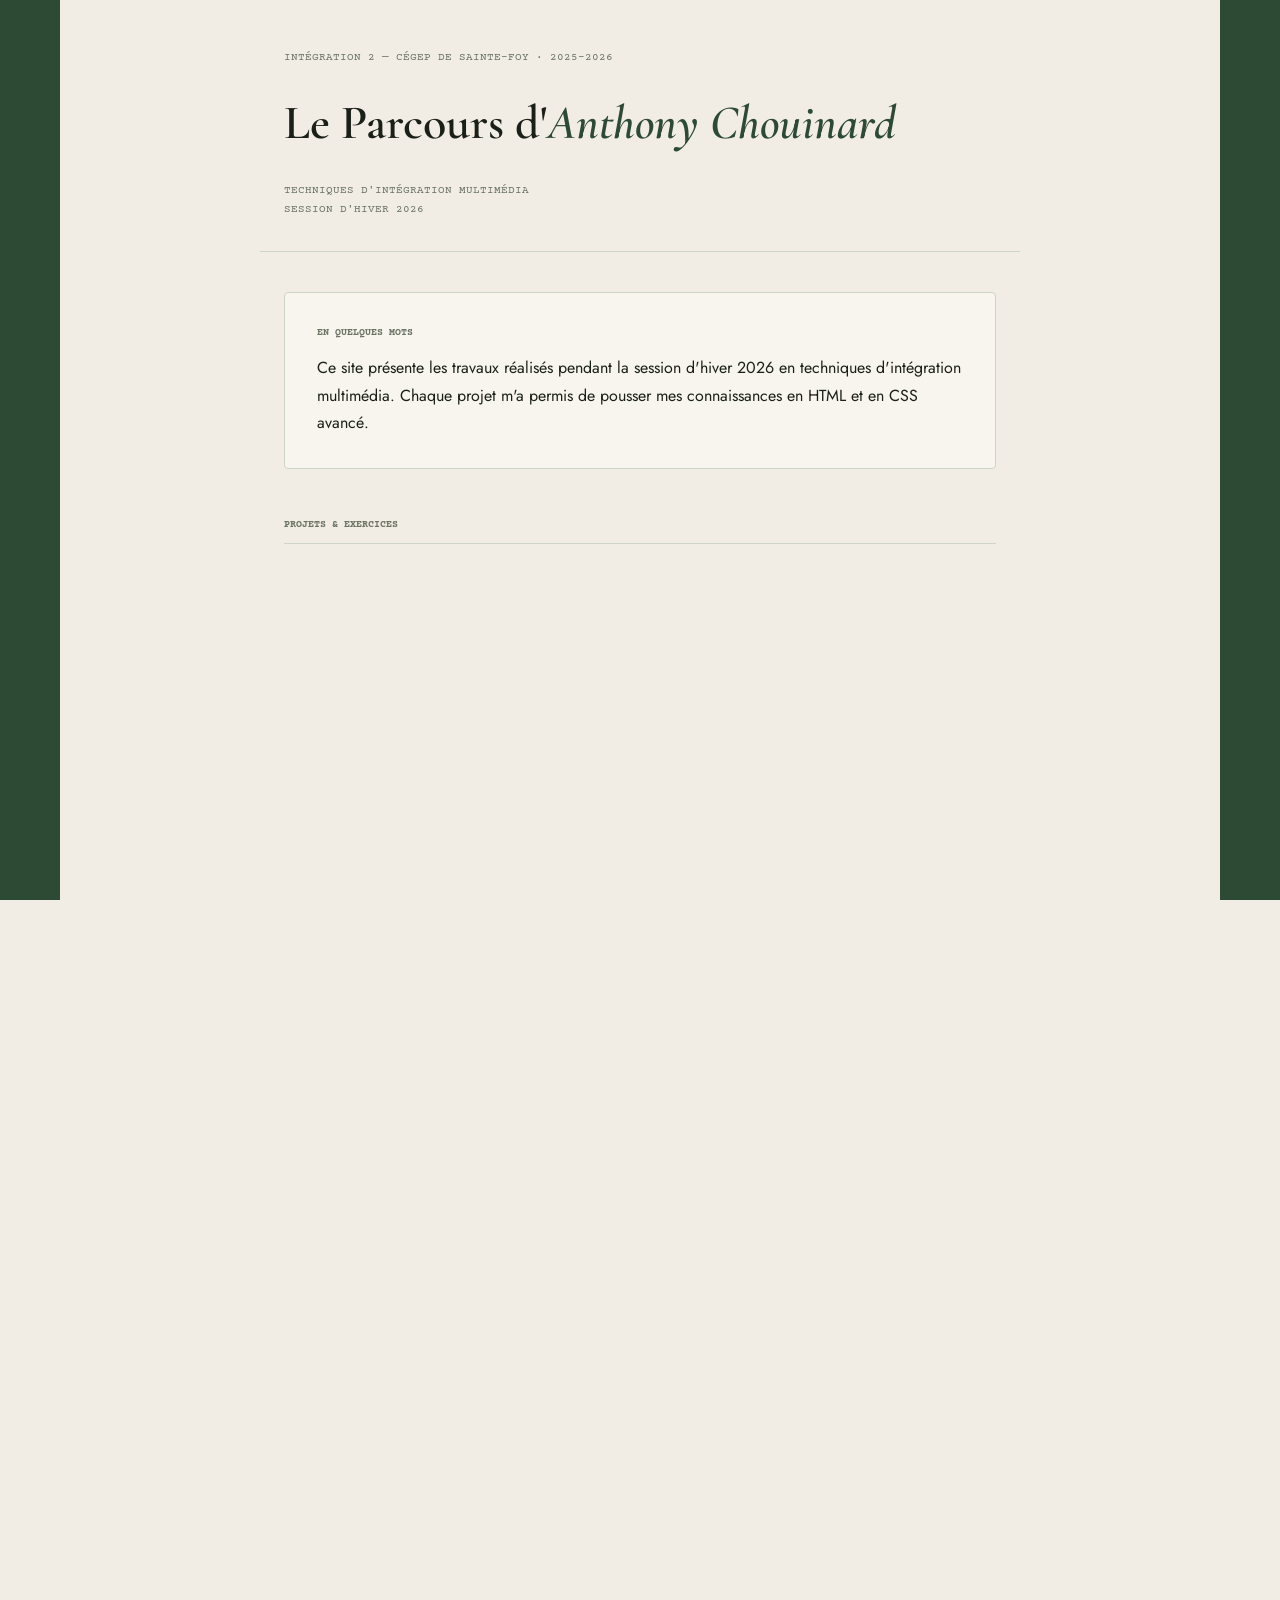
<file: index.html>
<!doctype html>
<html lang="fr">
  <head>
    <meta charset="UTF-8" />
    <meta name="viewport" content="width=device-width, initial-scale=1.0" />
    <link rel="stylesheet" href="style.css" />
    <title>Portfolio d'Anthony Chouinard</title>
  </head>
  <body class="body">

    <div class="bande-gauche"></div>
    <div class="bande-droite"></div>

    <header class="header">
      <p class="header__eyebrow">Intégration 2 — Cégep de Sainte-Foy · 2025-2026</p>
      <h1 class="header__h1">Le Parcours d'<span>Anthony Chouinard</span></h1>
      <p class="header__p">Techniques d'intégration multimédia</p>
      <p class="header__p">Session d'hiver 2026</p>
    </header>

    <main class="main">

      <!-- Présentation -->
      <section class="main__section" id="section__presentation">
        <h2 class="main__h2">En quelques mots</h2>
        <p class="main__p">
          Ce site présente les travaux réalisés pendant la session d'hiver 2026
          en techniques d'intégration multimédia. Chaque projet m'a permis
          de pousser mes connaissances en HTML et en CSS avancé.
        </p>
      </section>

      <!-- Projets -->
      <section class="main__section" id="section__projet">
        <h2 class="main__h2">Projets &amp; exercices</h2>

        <!-- TP 1 -->
        <section class="section__tp" id="section__tp1">
          <h3 class="main__h3">Semaine 2</h3>
          <h3 class="main__h3">TP</h3>
          <img class="main__img" src="tp1.png" alt="Capture du TP1" />
          <h2 class="h2">TP1 — Balisage HTML sémantique</h2>
          <h3 class="h3">Apprentissages en vrac :</h3>
          <ul class="liste__apprentissage">
            <li class="apprentissage__element">Header / Main / Footer</li>
            <li class="apprentissage__element">H1 – H6</li>
            <li class="apprentissage__element">Validation HTML</li>
            <li class="apprentissage__element">Sémantique</li>
          </ul>
          <p class="main__p">
            Première étape du TPI : structurer une page avec un HTML propre,
            accessible et conforme avant la mise en forme CSS.
          </p>
          <button class="main__button" href="#">+ Plus de détails</button>
        </section>

        <!-- TP 2 -->
        <section class="section__tp" id="section__tp2">
          <h3 class="main__h3">Semaine 5</h3>
          <h3 class="main__h3">TP</h3>
          <img class="main__img" src="tp2.png" alt="Capture du TP2" />
          <h2 class="h2">TP2 — Grille CSS</h2>
          <h3 class="h3">Apprentissages en vrac :</h3>
          <ul class="liste__apprentissage">
            <li class="apprentissage__element">CSS Grid</li>
          </ul>
          <p class="main__p">Créer une mise en page avec CSS Grid.</p>
          <button class="main__button" href="#">+ Plus de détails</button>
        </section>

        <!-- TP 3 -->
        <section class="section__tp" id="section__tp3">
          <h3 class="main__h3">Semaine 7</h3>
          <h3 class="main__h3">TP</h3>
          <img class="main__img" src="tp3.png" alt="Capture du TP3" />
          <h2 class="h2">TP3 — Formulaire accessible</h2>
          <h3 class="h3">Apprentissages en vrac :</h3>
          <ul class="liste__apprentissage">
            <li class="apprentissage__element">Formulaire</li>
            <li class="apprentissage__element">Accessibilité</li>
          </ul>
          <p class="main__p">Créer un formulaire accessible et conforme.</p>
          <button class="main__button" href="#">+ Plus de détails</button>
        </section>

        <!-- TP 4 -->
        <section class="section__tp" id="section__tp4">
          <h3 class="main__h3">Semaine 9</h3>
          <h3 class="main__h3">TP</h3>
          <img class="main__img" src="tp4.png" alt="Capture du TP4" />
          <h2 class="h2">TP4 — Kampadejo</h2>
          <h3 class="h3">Apprentissages en vrac :</h3>
          <ul class="liste__apprentissage">
            <li class="apprentissage__element">Accessibilité</li>
          </ul>
          <p class="main__p">Adapter l'accessibilité d'une page existante.</p>
          <button class="main__button" href="#">+ Plus de détails</button>
        </section>

      </section>
    </main>


  </body>
</html>
</file>
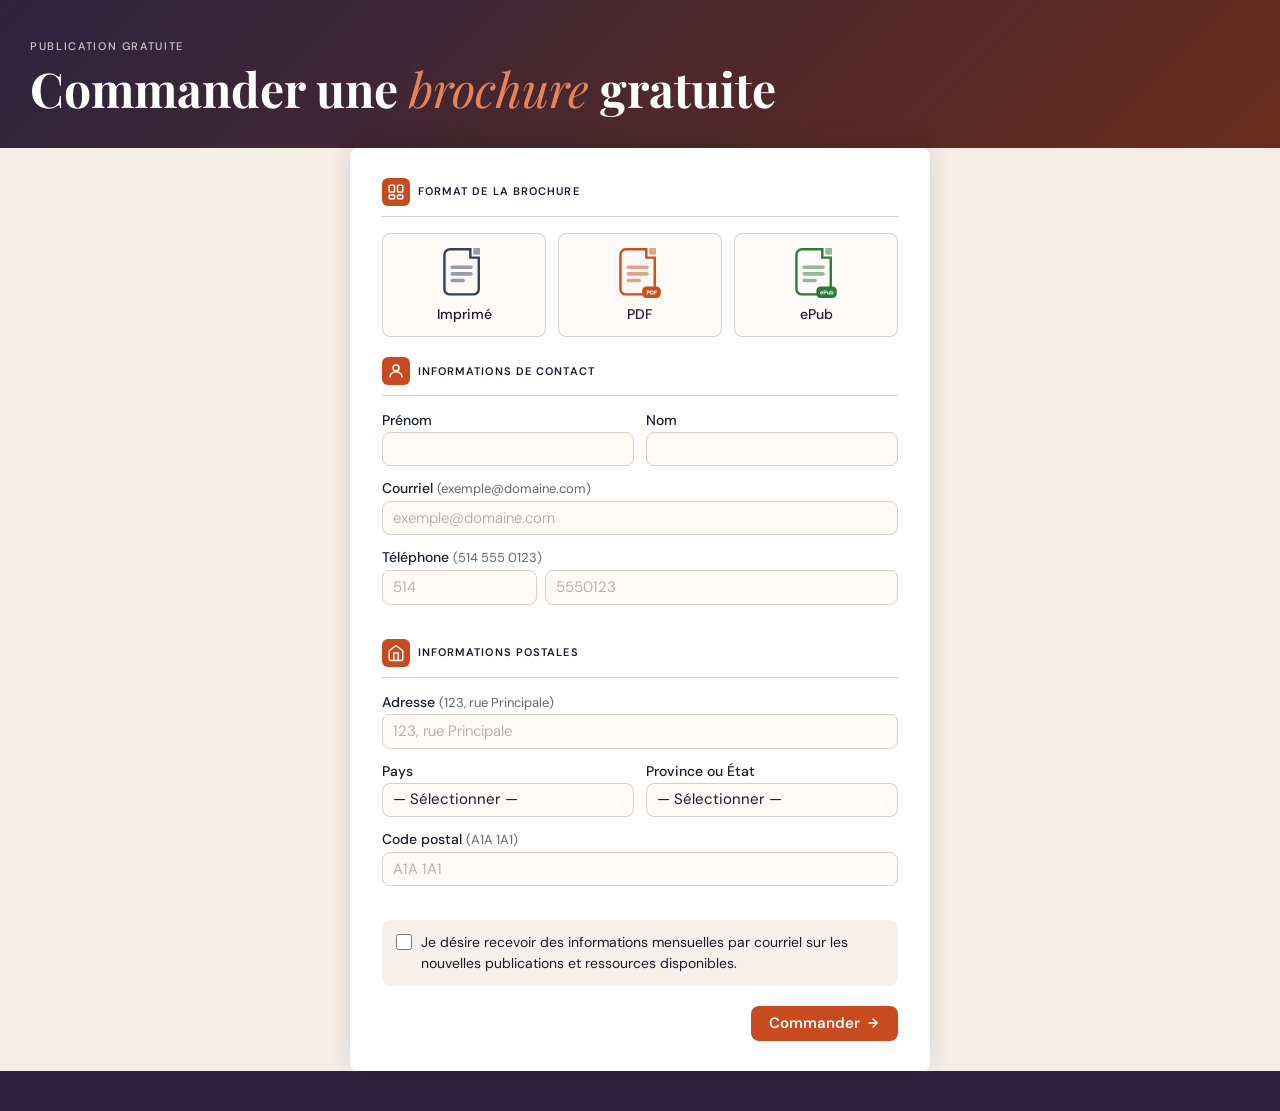
<file: tp3-final/index.html>
<!doctype html>
<html lang="fr-CA">
  <head>
    <meta charset="UTF-8" />
    <meta name="viewport" content="width=device-width, initial-scale=1.0" />
    <title>Commander une brochure gratuite — Alaïa</title>
    <link rel="stylesheet" href="css/style.css" />
  </head>
  <body>

    <div class="page-entete">
      <p class="surtitre">Publication gratuite</p>
      <h1>Commander une <em>brochure</em> gratuite</h1>
    </div>

    <main class="formulaire-conteneur">
      <form action="#" method="post">

        <!-- 1. Format de la brochure -->
        <fieldset class="groupe groupe--format">
          <legend class="groupe__legende">
            <img src="images/icon-format-brochure.svg" alt="" aria-hidden="true" class="groupe__icone" />
            <span>Format de la brochure</span>
          </legend>
          <hr class="groupe__separateur" />

          <ul class="format-liste" role="list">
            <li class="format-item">
              <input type="radio" name="format" id="imprime" value="imprime" required />
              <label for="imprime" class="format-label">
                <img src="images/icon-file-print.svg" alt="" aria-hidden="true" class="format-icone" />
                <span>Imprimé</span>
              </label>
            </li>
            <li class="format-item">
              <input type="radio" name="format" id="pdf" value="pdf" />
              <label for="pdf" class="format-label">
                <img src="images/icon-file-pdf.svg" alt="" aria-hidden="true" class="format-icone" />
                <span>PDF</span>
              </label>
            </li>
            <li class="format-item">
              <input type="radio" name="format" id="epub" value="epub" />
              <label for="epub" class="format-label">
                <img src="images/icon-file-epub.svg" alt="" aria-hidden="true" class="format-icone" />
                <span>ePub</span>
              </label>
            </li>
          </ul>
        </fieldset>

        <!-- 2. Informations de contact -->
        <fieldset class="groupe groupe--contact">
          <legend class="groupe__legende">
            <img src="images/icon-contact.svg" alt="" aria-hidden="true" class="groupe__icone" />
            <span>Informations de contact</span>
          </legend>
          <hr class="groupe__separateur" />

          <div class="champs-rangee">
            <div class="champ">
              <label for="prenom">Prénom</label>
              <input
                type="text"
                id="prenom"
                name="prenom"
                required
              />
            </div>
            <div class="champ">
              <label for="nom">Nom</label>
              <input
                type="text"
                id="nom"
                name="nom"
                required
              />
            </div>
          </div>

          <div class="champ">
            <label for="courriel">
              Courriel
              <span class="indicateur">(exemple@domaine.com)</span>
            </label>
            <input
              type="email"
              id="courriel"
              name="courriel"
              required
              placeholder="exemple@domaine.com"
            />
          </div>

          <div class="champ">
            <label>
              Téléphone
              <span class="indicateur">(514 555 0123)</span>
            </label>
            <div class="telephone-groupe">
              <div class="champ champ--inline">
                <label for="indicatif" class="visually-hidden">Code régional (3 chiffres)</label>
                <input
                  type="tel"
                  id="indicatif"
                  name="indicatif"
                  required
                  maxlength="3"
                  placeholder="514"
                  aria-label="Code régional (3 chiffres)"
                />
              </div>
              <div class="champ champ--inline">
                <label for="numero" class="visually-hidden">Numéro (7 chiffres)</label>
                <input
                  type="tel"
                  id="numero"
                  name="numero"
                  required
                  maxlength="7"
                  placeholder="5550123"
                  aria-label="Numéro de téléphone (7 chiffres)"
                />
              </div>
            </div>
          </div>
        </fieldset>

        <!-- 3. Informations postales -->
        <fieldset class="groupe groupe--postal">
          <legend class="groupe__legende">
            <img src="images/icon-postal.svg" alt="" aria-hidden="true" class="groupe__icone" />
            <span>Informations postales</span>
          </legend>
          <hr class="groupe__separateur" />

          <div class="champ">
            <label for="adresse">
              Adresse
              <span class="indicateur">(123, rue Principale)</span>
            </label>
            <input
              type="text"
              id="adresse"
              name="adresse"
              required
              autocomplete="street-address"
              placeholder="123, rue Principale"
            />
          </div>

          <div class="champs-rangee">
            <div class="champ">
              <label for="pays">Pays</label>
              <select id="pays" name="pays" required autocomplete="country">
                <option value="">— Sélectionner —</option>
                <option value="CA">Canada</option>
                <option value="US">États-Unis</option>
              </select>
            </div>

            <div class="champ">
              <label for="province">Province ou État</label>
              <select id="province" name="province" required autocomplete="address-level1">
                <option value="">— Sélectionner —</option>
                <optgroup label="Canada">
                  <option value="AB">Alberta</option>
                  <option value="BC">Colombie-Britannique</option>
                  <option value="MB">Manitoba</option>
                  <option value="NB">Nouveau-Brunswick</option>
                  <option value="NL">Terre-Neuve-et-Labrador</option>
                  <option value="NS">Nouvelle-Écosse</option>
                  <option value="NT">Territoires du Nord-Ouest</option>
                  <option value="NU">Nunavut</option>
                  <option value="ON">Ontario</option>
                  <option value="PE">Île-du-Prince-Édouard</option>
                  <option value="QC">Québec</option>
                  <option value="SK">Saskatchewan</option>
                  <option value="YT">Yukon</option>
                </optgroup>
                <optgroup label="États-Unis">
                  <option value="AL">Alabama</option>
                  <option value="AK">Alaska</option>
                  <option value="AZ">Arizona</option>
                  <option value="CA-US">California</option>
                  <option value="CO">Colorado</option>
                  <option value="FL">Florida</option>
                  <option value="NY">New York</option>
                  <option value="TX">Texas</option>
                  <option value="WA">Washington</option>
                </optgroup>
              </select>
            </div>
          </div>

          <div class="champ">
            <label for="codepostal">
              Code postal
              <span class="indicateur">(A1A 1A1)</span>
            </label>
            <input
              type="text"
              id="codepostal"
              name="codepostal"
              required
              autocomplete="postal-code"
              placeholder="A1A 1A1"
            />
          </div>
        </fieldset>

        <!-- Case à cocher infolettre -->
        <div class="groupe groupe--infolettre">
          <label class="infolettre-label" for="infolettre">
            <input
              type="checkbox"
              id="infolettre"
              name="infolettre"
              value="oui"
            />
            <span>Je désire recevoir des informations mensuelles par courriel sur les nouvelles publications et ressources disponibles.</span>
          </label>
        </div>

        <!-- Bouton de soumission -->
        <div class="soumission">
          <button type="submit" class="btn-commander">
            Commander
            <img src="images/icon-arrow.svg" alt="" aria-hidden="true" />
          </button>
        </div>

      </form>
    </main>

  </body>
</html>
</file>
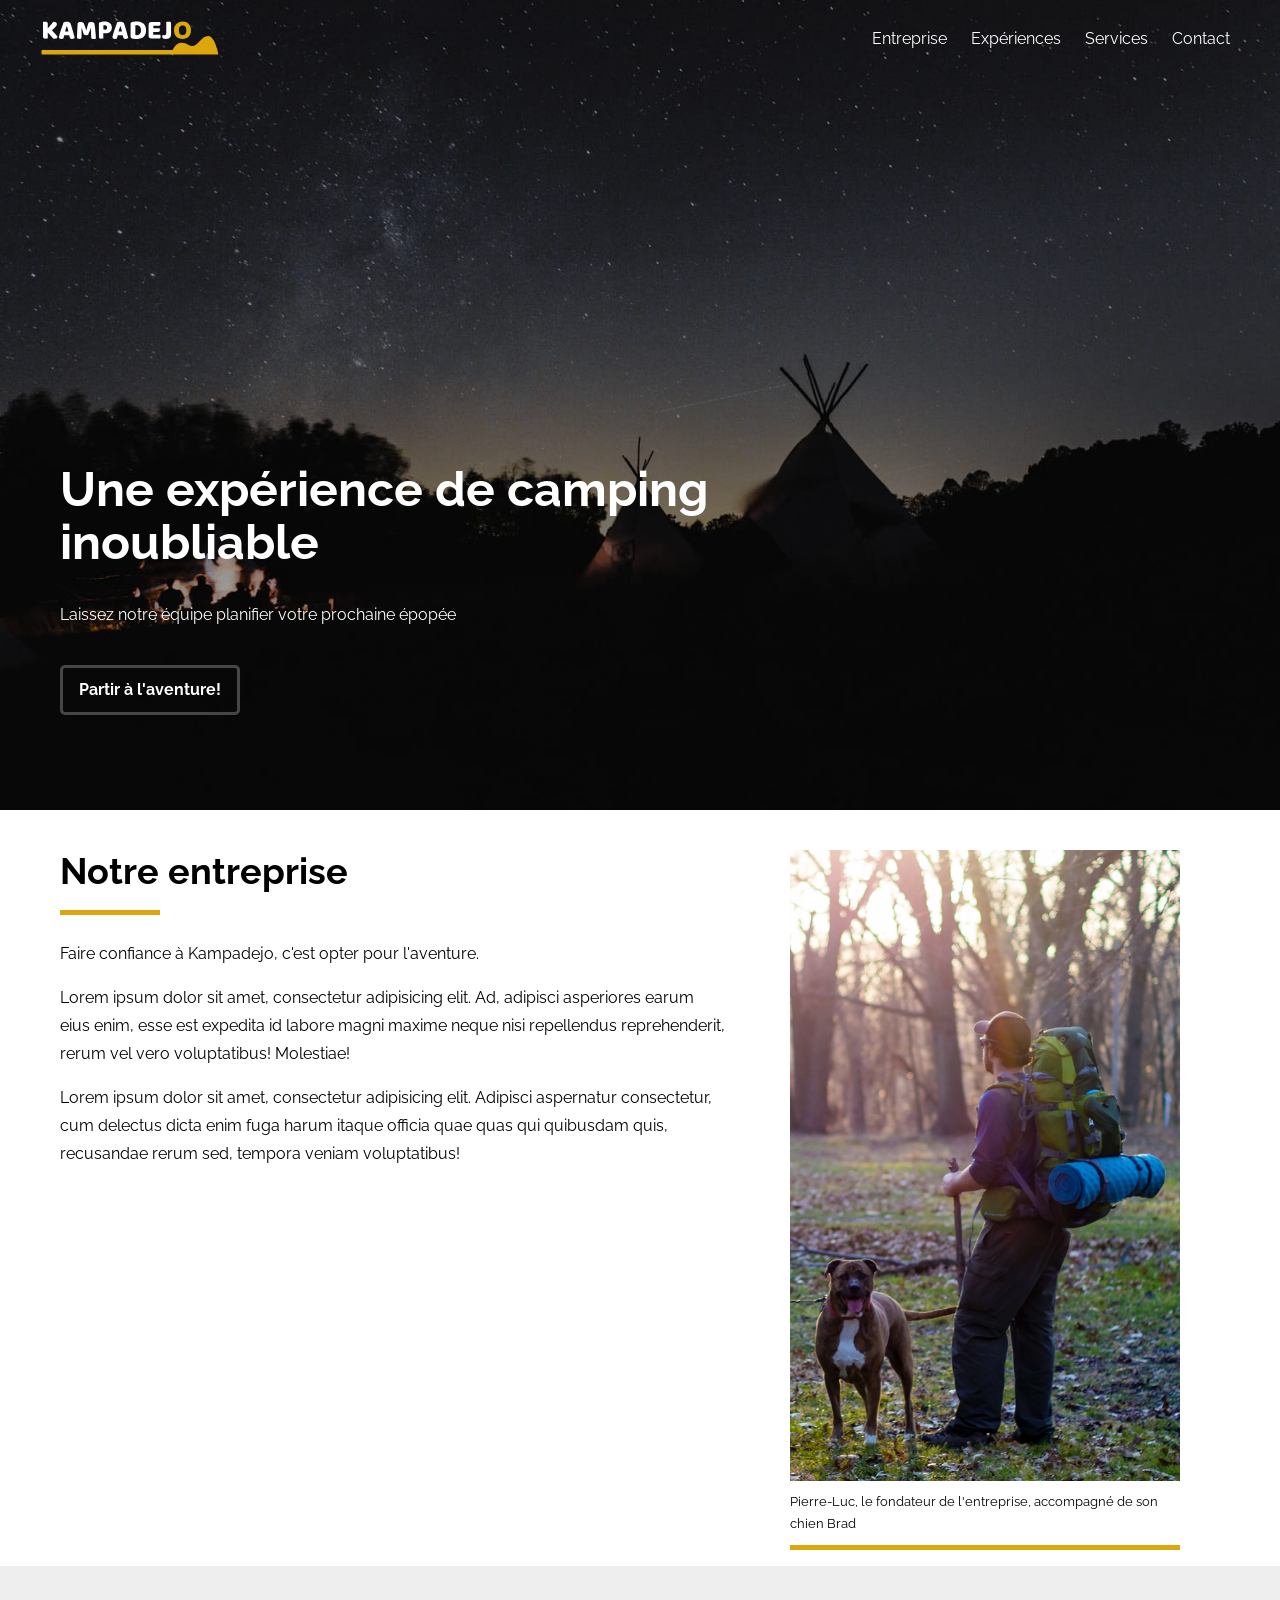
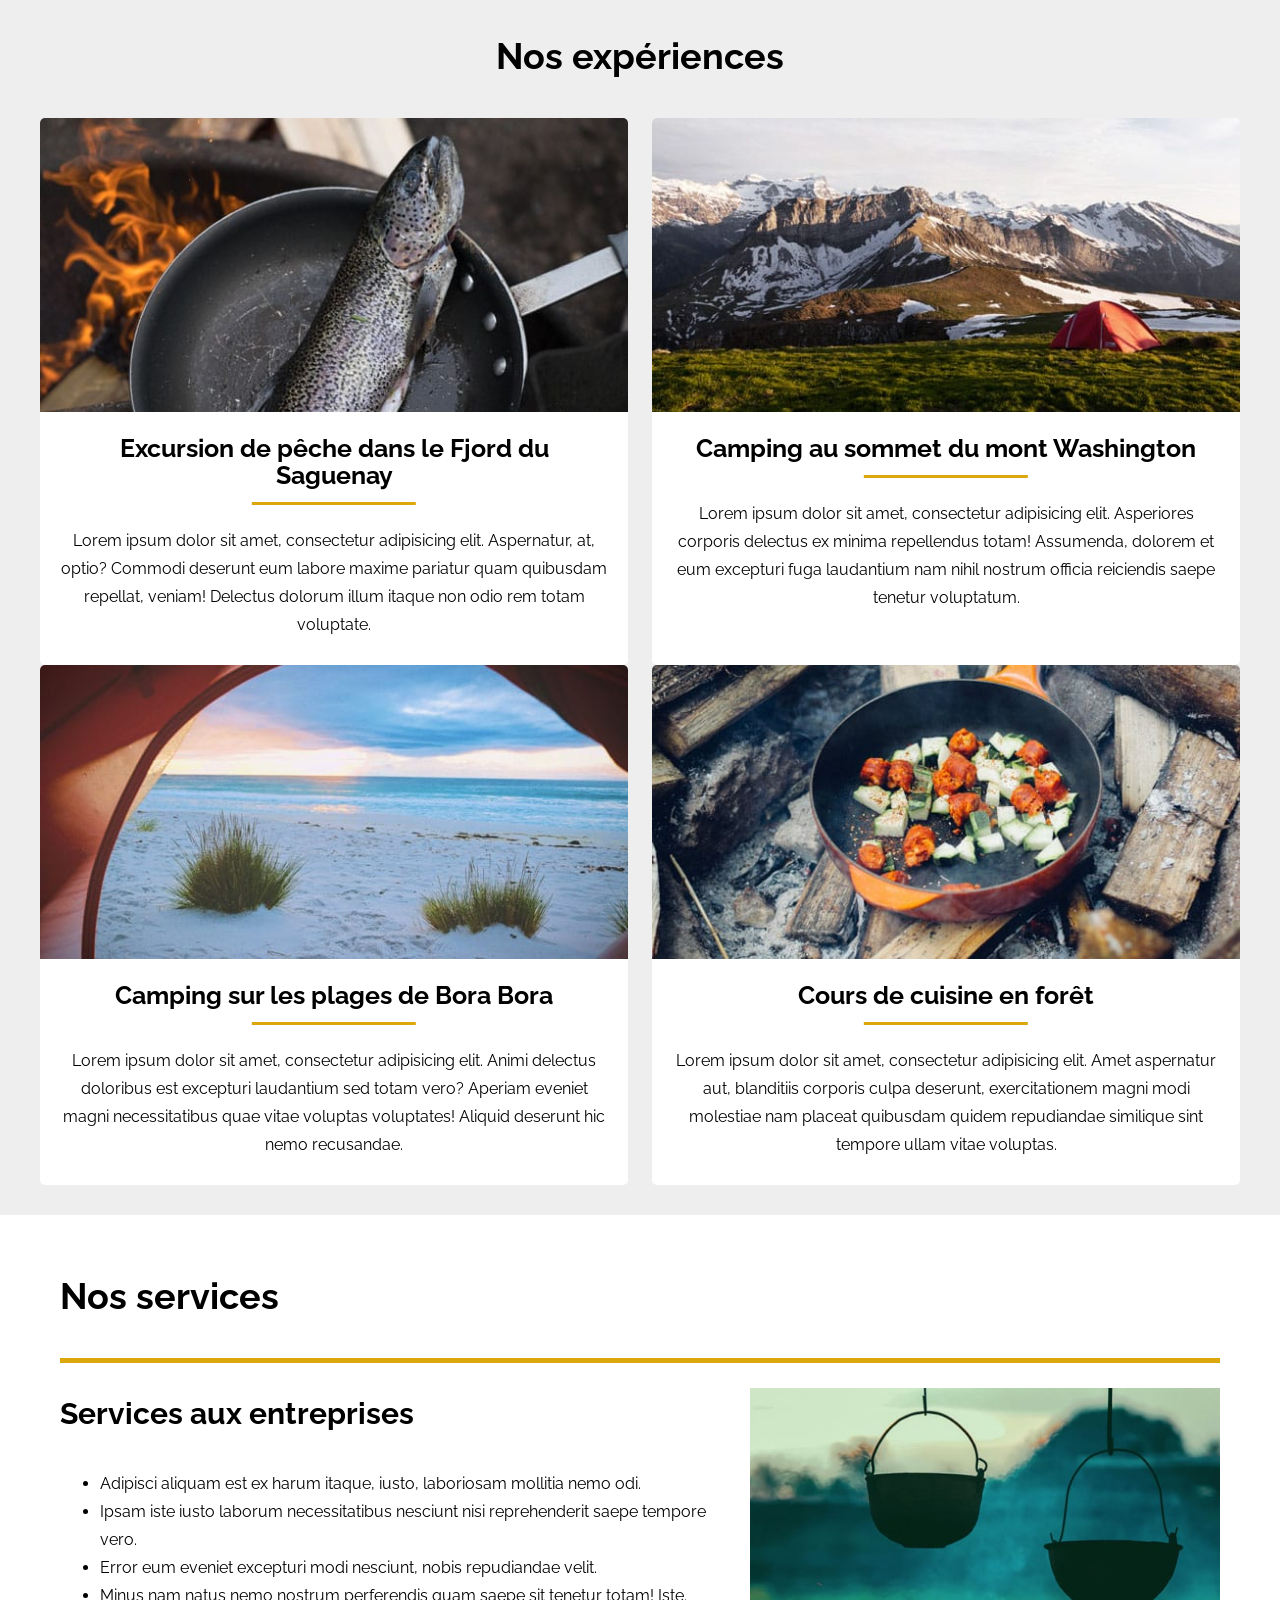
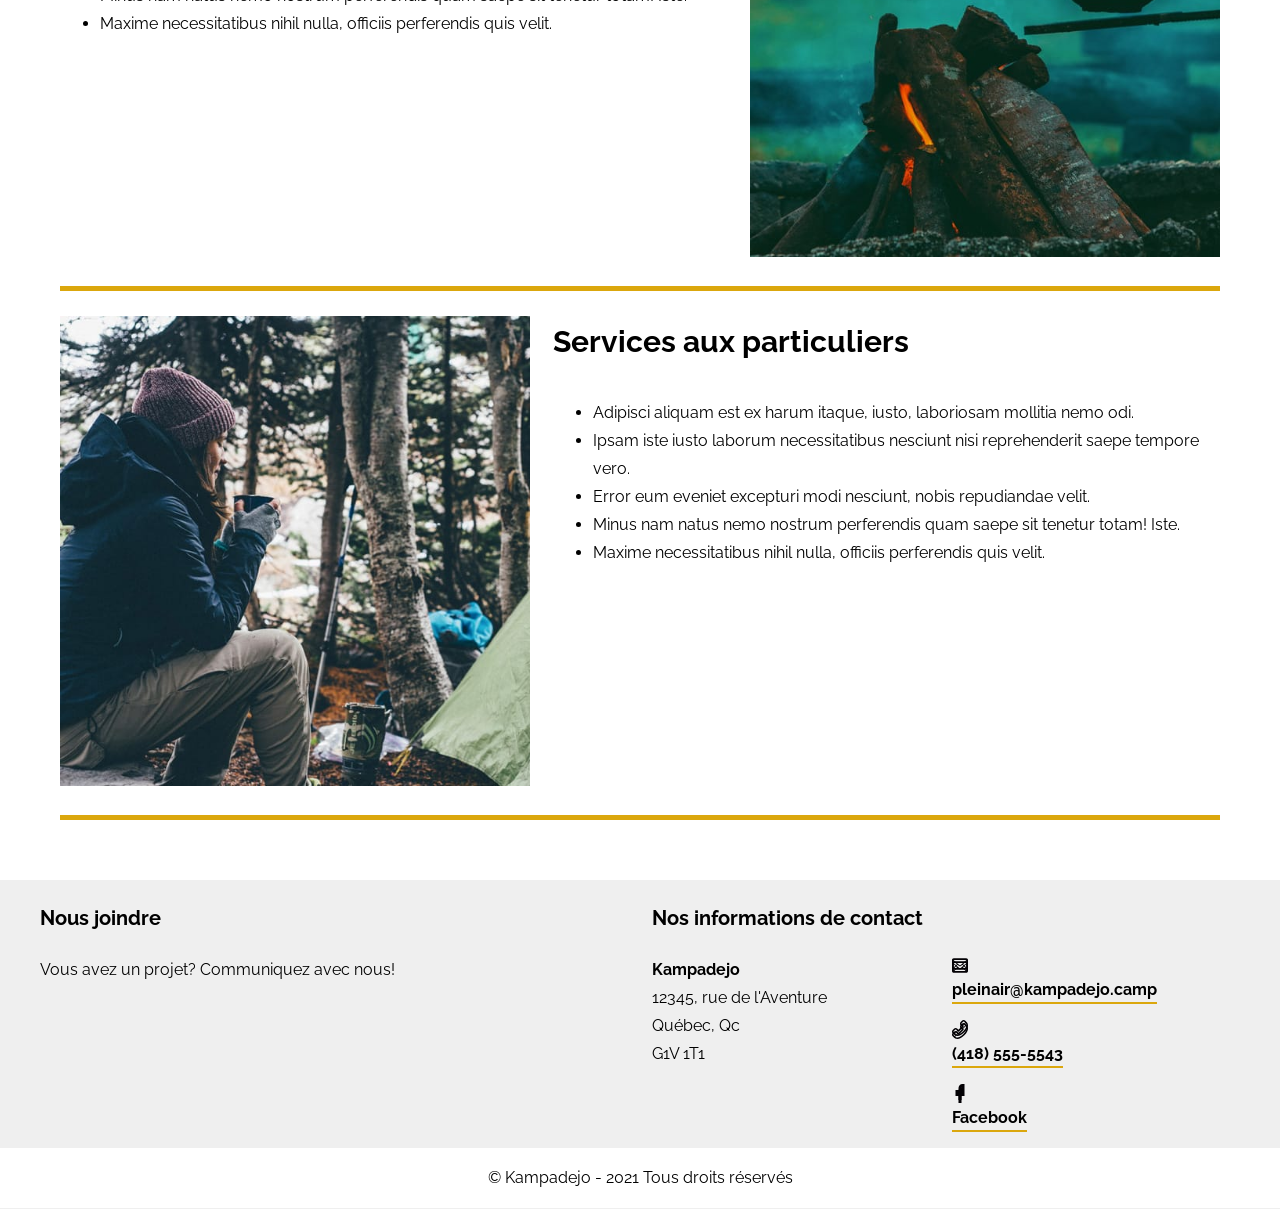
<file: tp4-final/index.html>
<!DOCTYPE html>
<html lang="fr">

<head>
    <meta charset="UTF-8">
    <meta name="viewport" content="width=device-width, initial-scale=1.0" />
    <title>Kampadejo - Expériences de camping</title>
    <link rel="stylesheet" href="assets/css/style.css">
    <!-- Photos par Unsplash - https://unsplash.com/collections/315034/camping -->
    <!-- Icônes par Stephen Hutchings - Collection Typicons - Flaticon -->
</head>

<body>
    <!-- Lien Aller au contenu -->
     <a href="#contenu" class="sauter screen-reader-only focusable">
  Allez au contenu
</a>
    <header class="entete" role="banner">
        <div class="conteneur">
            <!-- Menu principal -->
 <nav class="nav">
    <a href="index.html" class="logo"><img src="assets/images/logo.svg" alt="Accueil Kampadejo"></a>
    <ul class="nav__list">
        <li class="nav__list-item"><a href="#entreprise" class="nav__link">Entreprise</a></li>
        <li class="nav__list-item"><a href="#experiences" class="nav__link">Expériences</a></li>
        <li class="nav__list-item"><a href="#services" class="nav__link">Services</a></li>
        <li class="nav__list-item"><a href="#contact" class="nav__link">Contact</a></li>
    </ul>
 </nav>

        </div>
        <div class="conteneur accroche">
            <div class="texte">
                <h1>Une expérience de camping inoubliable</h1>
                <p>Laissez notre équipe planifier votre prochaine épopée</p>
                <a href="#entreprise" class="btn">Partir à l'aventure!</a>
            </div>
        </div>
    </header>
    <main role="main">
        <section class="entreprise conteneur rangee" id="entreprise">
            <div class="cols_7_de_12">
                <h2 id="contenu">Notre entreprise</h2>
                <p>Faire confiance à Kampadejo, c'est opter pour l'aventure.</p>
                <p>Lorem ipsum dolor sit amet, consectetur adipisicing elit. Ad, adipisci asperiores earum eius enim,
                    esse
                    est
                    expedita id labore magni maxime neque nisi repellendus reprehenderit, rerum vel vero voluptatibus!
                    Molestiae!</p>
                <p>Lorem ipsum dolor sit amet, consectetur adipisicing elit. Adipisci aspernatur consectetur, cum
                    delectus
                    dicta
                    enim fuga harum itaque officia quae quas qui quibusdam quis, recusandae rerum sed, tempora veniam
                    voluptatibus!</p>
            </div>
            <aside class="cols_5_de_12">
                <figure>
                    <img src="assets/images/fondateur.jpg" alt="">
                    <figcaption>Pierre-Luc, le fondateur de l'entreprise, accompagné de son chien Brad</figcaption>
                </figure>
            </aside>
        </section><!-- fin section#entreprise -->
        <section class="experiences" id="experiences">
            <div class="conteneur">
                <h2>Nos expériences</h2>
                <div class="rangee">
                    <article class="cols_6_de_12">
                        <img src="assets/images/experience1.jpg" alt="Une truite dans un poêlon">
                        <div class="contenu">
                            <h3>Excursion de pêche dans le Fjord du Saguenay</h3>
                            <p>Lorem ipsum dolor sit amet, consectetur adipisicing elit. Aspernatur, at, optio? Commodi
                                deserunt
                                eum labore maxime pariatur quam quibusdam repellat, veniam! Delectus dolorum illum
                                itaque
                                non
                                odio rem totam voluptate.</p>
                        </div>
                    </article>
                    <article class="cols_6_de_12">
                        <img src="assets/images/experience2.jpg" alt="Une truite dans un poêlon">
                        <div class="contenu">
                            <h3>Camping au sommet du mont Washington</h3>
                            <p>Lorem ipsum dolor sit amet, consectetur adipisicing elit. Asperiores corporis delectus ex
                                minima
                                repellendus totam! Assumenda, dolorem et eum excepturi fuga laudantium nam nihil nostrum
                                officia
                                reiciendis saepe tenetur voluptatum.</p>
                        </div>
                    </article>
                </div>
                <div class="rangee">
                    <article class="cols_6_de_12">
                        <img src="assets/images/experience3.jpg" alt="Une truite dans un poêlon">
                        <div class="contenu">
                            <h3>Camping sur les plages de Bora Bora</h3>
                            <p>Lorem ipsum dolor sit amet, consectetur adipisicing elit. Animi delectus doloribus est
                                excepturi
                                laudantium sed totam vero? Aperiam eveniet magni necessitatibus quae vitae voluptas
                                voluptates!
                                Aliquid deserunt hic nemo recusandae.</p>
                        </div>
                    </article>
                    <article class="cols_6_de_12">
                        <img src="assets/images/experience4.jpg" alt="Une truite dans un poêlon">
                        <div class="contenu">
                            <h3>Cours de cuisine en forêt</h3>
                            <p>Lorem ipsum dolor sit amet, consectetur adipisicing elit. Amet aspernatur aut, blanditiis
                                corporis culpa deserunt, exercitationem magni modi molestiae nam placeat quibusdam
                                quidem
                                repudiandae similique sint tempore ullam vitae voluptas.</p>
                        </div>
                    </article>
                </div>
            </div>
        </section>
        <section class="conteneur services" id="services">
            <h2>Nos services</h2>
            <div class="rangee service impair">
                <div class="cols_5_de_12 image">
                    <img src="assets/images/services-entreprises.jpg" alt="">
                </div>
                <div class="cols_7_de_12">
                    <h3>Services aux entreprises</h3>
                    <ul>
                        <li>Adipisci aliquam est ex harum itaque, iusto, laboriosam mollitia nemo odi.</li>
                        <li>Ipsam iste iusto laborum necessitatibus nesciunt nisi reprehenderit saepe tempore vero.</li>
                        <li>Error eum eveniet excepturi modi nesciunt, nobis repudiandae velit.</li>
                        <li>Minus nam natus nemo nostrum perferendis quam saepe sit tenetur totam! Iste.</li>
                        <li>Maxime necessitatibus nihil nulla, officiis perferendis quis velit.</li>
                    </ul>
                </div>
            </div>
            <div class="rangee service">
                <div class="cols_5_de_12 image">
                    <img src="assets/images/services-particuliers.jpg" alt="">
                </div>
                <div class="cols_7_de_12">
                    <h3>Services aux particuliers</h3>
                    <ul>
                        <li>Adipisci aliquam est ex harum itaque, iusto, laboriosam mollitia nemo odi.</li>
                        <li>Ipsam iste iusto laborum necessitatibus nesciunt nisi reprehenderit saepe tempore vero.</li>
                        <li>Error eum eveniet excepturi modi nesciunt, nobis repudiandae velit.</li>
                        <li>Minus nam natus nemo nostrum perferendis quam saepe sit tenetur totam! Iste.</li>
                        <li>Maxime necessitatibus nihil nulla, officiis perferendis quis velit.</li>
                    </ul>
                </div>
            </div>
        </section>
    </main>
    <footer id="contact" role="contentinfo">
        <div class="conteneur rangee">
            <div class="cols_4_de_12">
                <h2>Nous joindre</h2>
                <p>Vous avez un projet? Communiquez avec nous!</p>
            </div>
            <div class="cols_6_de_12 informations">
                <div class="h2">Nos informations de contact</div>
                <div class="rangee">
                    <div class="cols_5_de_12">
                        <p><strong>Kampadejo</strong><br>
                            12345, rue de l'Aventure <br>
                            Québec, Qc <br>
                            G1V 1T1</p>
                    </div>
                    <div class="cols_6_de_12">
                        <ul>
                            <li>
                                <span class="icone icone--courriel">
                                    <img src="assets/images/courriel.svg" alt="">
                                </span>
                                <span class="screen-reader-only">Courriel :</span>
                                <a href="mailto:pleinair@kampadejo.camp">pleinair@kampadejo.camp</a>
                            </li>
                            <li>
                                <span class="icone icone--telephone">
                                    <img src="assets/images/telephone.svg" alt="">
                                </span>
                                <span class="screen-reader-only">Téléphone :</span>
                                <a href="tel:+14185555543">(418) 555-5543</a>
                            </li>
                            <li>
                                <span class="icone icone--facebook">
                                    <img src="assets/images/facebook.svg" alt="">
                                </span>
                                <span class="screen-reader-only">Facebook :</span>
                                <a href="http://www.facebook.com" target="_blank">Facebook</a>
                            </li>
                        </ul>
                    </div>
                </div>
            </div>
        </div>
        <p class="copyright">&copy; Kampadejo - 2021 Tous droits réservés</p>
    </footer>
    
    <!-- Script pour le menu mobile -->
    <script src="assets/js/menu.js"></script>

    
</body>

</html>
</file>
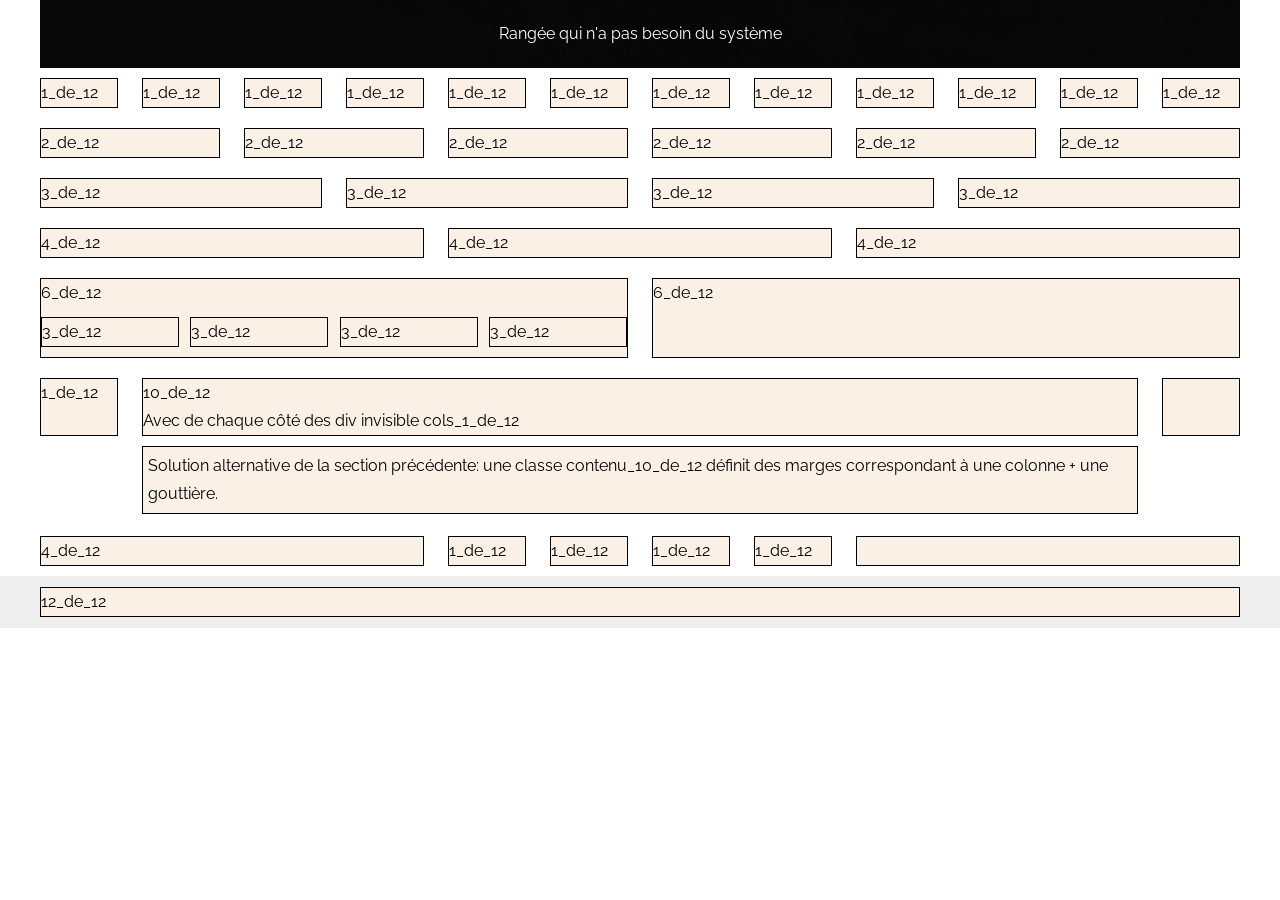
<file: tp4-final/demo-grille-en-flexbox.html>
<!DOCTYPE html>
<html lang="en">

<head>
    <meta charset="UTF-8">
    <meta name="viewport" content="width=device-width, initial-scale=1.0">
    <title>Démo de grille 12 colonnes en flexbox</title>
    <link rel="stylesheet" href="assets/css/style.css">
    <style>
        .col {
            display: block;
            /*  pour espacer les blocs à la vertical.
                Ajuster selon le besoin */
            margin: 1rem 0 1rem 0;
            /* pour visualiser les blocs pendant le développement... À mettre en commentaire après */
            background-color: linen;
            border: 1px solid black;
        }

        /* Autre stratégie */
        .contenu_10_de_12 {
            margin: 0 8.5% 1%;
            padding: 0.5rem;
            border: 1px solid black;
        }
    </style>
</head>

<body>
    <header>
        <div class="conteneur entete">
            Rangée qui n'a pas besoin du système
        </div>
    </header>

    <main class="conteneur">
        <section class="rangee">
            <div class="col cols_1_de_12">1_de_12</div>
            <div class="col cols_1_de_12">1_de_12</div>
            <div class="col cols_1_de_12">1_de_12</div>
            <div class="col cols_1_de_12">1_de_12</div>
            <div class="col cols_1_de_12">1_de_12</div>
            <div class="col cols_1_de_12">1_de_12</div>
            <div class="col cols_1_de_12">1_de_12</div>
            <div class="col cols_1_de_12">1_de_12</div>
            <div class="col cols_1_de_12">1_de_12</div>
            <div class="col cols_1_de_12">1_de_12</div>
            <div class="col cols_1_de_12">1_de_12</div>
            <div class="col cols_1_de_12">1_de_12</div>
        </section>
        <section class="rangee">
            <div class="col cols_2_de_12">2_de_12</div>
            <div class="col cols_2_de_12">2_de_12</div>
            <div class="col cols_2_de_12">2_de_12</div>
            <div class="col cols_2_de_12">2_de_12</div>
            <div class="col cols_2_de_12">2_de_12</div>
            <div class="col cols_2_de_12">2_de_12</div>
        </section>
        <section class="rangee">
            <div class="col cols_3_de_12">3_de_12</div>
            <div class="col cols_3_de_12">3_de_12</div>
            <div class="col cols_3_de_12">3_de_12</div>
            <div class="col cols_3_de_12">3_de_12</div>
        </section>

        <section class="rangee">
            <div class="col cols_4_de_12">4_de_12</div>
            <div class="col cols_4_de_12">4_de_12</div>
            <div class="col cols_4_de_12">4_de_12</div>
        </section>

        <section class="rangee">
            <div class="col cols_6_de_12 parent">6_de_12
                <section class="rangee">
                    <div class="col cols_3_de_12">3_de_12</div>
                    <div class="col cols_3_de_12">3_de_12</div>
                    <div class="col cols_3_de_12">3_de_12</div>
                    <div class="col cols_3_de_12">3_de_12</div>
                </section>
            </div>
            <div class="col cols_6_de_12">6_de_12</div>
        </section>

        <section class="rangee">
            <div class="col invisible cols_1_de_12">1_de_12</div>
            <div class="col cols_10_de_12">10_de_12 <br />Avec de chaque côté des div invisible cols_1_de_12 </div>
            <div class="col invisible cols_1_de_12"></div>
        </section>

        <section>
            <p class="col contenu_10_de_12">Solution alternative de la section précédente: une classe contenu_10_de_12
                définit des marges correspondant à une colonne + une gouttière.</p>
        </section>
        <section class="rangee">
            <div class="invisible col cols_4_de_12">4_de_12</div>
            <div class="col cols_1_de_12">1_de_12</div>
            <div class="col cols_1_de_12">1_de_12</div>
            <div class="col cols_1_de_12">1_de_12</div>
            <div class="col cols_1_de_12">1_de_12</div>
            <div class="invisible col cols_4_de_12"></div>
        </section>
    </main> <!-- FIN CONTENEUR PRINCIPAL -->
    <footer>
        <div class="conteneur rangee">
            <div class="col cols_12_de_12">12_de_12 </div>
        </div>
    </footer>
</body>

</html>
</file>
<file: style.css>
@import url('https://fonts.googleapis.com/css2?family=Cormorant+Garamond:ital,wght@0,600;1,600&family=Jost:wght@300;400&family=Courier+Prime&display=swap');

/* VARIABLES */
:root {
  --couleur-fond:    #f2ede4;
  --couleur-carte:   #f8f5ef;
  --couleur-bordure: #cdd6c5;
  --couleur-vert:    #2d4a35;
  --couleur-texte:   #1a2018;
  --couleur-gris:    #6b7363;
}

/* RESET */
* {
  margin: 0;
  padding: 0;
  box-sizing: border-box;
}

/* BODY */
.body {
  background-color: var(--couleur-fond);
  color: var(--couleur-texte);
  font-family: 'Jost', sans-serif;
  font-size: 1rem;
  line-height: 1.7;
  opacity: 0;
  animation: entree 0.5s ease forwards;
}

@keyframes entree {
  to { opacity: 1; }
}

.body.page-sortie {
  opacity: 0;
  transition: opacity 0.4s ease;
}

/* BANDES LATÉRALES */
.bande-gauche,
.bande-droite {
  position: fixed;
  top: 0;
  bottom: 0;
  width: 60px;
  background-color: var(--couleur-vert);
  z-index: 10;
}

.bande-gauche { left: 0; }
.bande-droite { right: 0; }

/* HEADER */
.header {
  max-width: 760px;
  margin-left: auto;
  margin-right: auto;
  padding: 3rem 1.5rem 2rem 1.5rem;
  border-bottom: 1px solid var(--couleur-bordure);
}

.header__eyebrow {
  font-family: 'Courier Prime', monospace;
  font-size: 0.7rem;
  text-transform: uppercase;
  color: var(--couleur-gris);
  margin-bottom: 1rem;
}

.header__p {
  font-family: 'Courier Prime', monospace;
  font-size: 0.7rem;
  text-transform: uppercase;
  color: var(--couleur-gris);
}

.header__h1 {
  font-family: 'Cormorant Garamond', serif;
  font-size: 3rem;
  font-weight: 600;
  margin-top: 0.5rem;
  margin-bottom: 1rem;
}

.header__h1 span {
  color: var(--couleur-vert);
  font-style: italic;
}

/* MAIN */
.main {
  max-width: 760px;
  margin-left: auto;
  margin-right: auto;
  padding: 2.5rem 1.5rem 4rem 1.5rem;
}

/* SECTION PRÉSENTATION */
#section__presentation {
  background-color: var(--couleur-carte);
  border: 1px solid var(--couleur-bordure);
  border-radius: 4px;
  padding: 2rem;
  margin-bottom: 3rem;
}

#section__presentation .main__h2 {
  font-family: 'Courier Prime', monospace;
  font-size: 0.65rem;
  text-transform: uppercase;
  color: var(--couleur-gris);
  margin-bottom: 0.75rem;
}

#section__presentation .main__p {
  color: var(--couleur-texte);
}

/* TITRE SECTION PROJETS */
#section__projet .main__h2 {
  font-family: 'Courier Prime', monospace;
  font-size: 0.65rem;
  text-transform: uppercase;
  color: var(--couleur-gris);
  margin-bottom: 1.5rem;
  padding-bottom: 0.5rem;
  border-bottom: 1px solid var(--couleur-bordure);
}

/* CARTES TP — état de départ invisible */
.section__tp {
  background-color: var(--couleur-carte);
  border: 1px solid var(--couleur-bordure);
  border-radius: 4px;
  margin-bottom: 2rem;
  opacity: 0;
  transform: translateY(40px);
  transition: opacity 0.6s ease, transform 0.6s ease;
}

/* Quand JS ajoute .visible, la carte apparaît */
.section__tp.visible {
  opacity: 1;
  transform: translateY(0);
}

/* BANDEAU SEMAINE */
.section__tp .main__h3:first-child {
  font-family: 'Courier Prime', monospace;
  font-size: 0.65rem;
  text-transform: uppercase;
  color: var(--couleur-gris);
  font-weight: 400;
  padding: 0.6rem 1.25rem;
  border-bottom: 1px solid var(--couleur-fond);
}

/* BADGE EXERCICE / TP */
.section__tp .main__h3:nth-child(2) {
  font-family: 'Courier Prime', monospace;
  font-size: 0.6rem;
  text-transform: uppercase;
  color: var(--couleur-gris);
  font-weight: 400;
  padding: 0.6rem 1.25rem;
}

/* IMAGE */
.main__img {
  display: block;
  width: 100%;
  height: 200px;
  object-fit: cover;
  background-color: var(--couleur-bordure);
}

/* TITRE DU TP */
.section__tp .h2 {
  font-family: 'Cormorant Garamond', serif;
  font-size: 1.5rem;
  font-weight: 600;
  padding: 1.25rem 1.25rem 0.25rem 1.25rem;
}

/* SOUS-TITRE APPRENTISSAGES */
.section__tp .h3 {
  font-family: 'Courier Prime', monospace;
  font-size: 0.6rem;
  text-transform: uppercase;
  color: var(--couleur-gris);
  font-weight: 400;
  padding: 0.75rem 1.25rem 0.4rem 1.25rem;
}

/* TAGS */
.liste__apprentissage {
  list-style: none;
  display: flex;
  flex-wrap: wrap;
  gap: 0.4rem;
  padding: 0 1.25rem 0.75rem 1.25rem;
}

.apprentissage__element {
  font-family: 'Courier Prime', monospace;
  font-size: 0.6rem;
  text-transform: uppercase;
  background-color: var(--couleur-fond);
  border: 1px solid var(--couleur-bordure);
  padding: 0.2rem 0.6rem;
}

/* DESCRIPTION */
.section__tp .main__p {
  font-size: 0.9rem;
  color: var(--couleur-gris);
  padding: 0 1.25rem 1.25rem 1.25rem;
}

/* BOUTON */
.main__button {
  margin: 0 1.25rem 1.5rem 1.25rem;
  padding: 0.45rem 0.9rem;
  font-family: 'Courier Prime', monospace;
  font-size: 0.6rem;
  text-transform: uppercase;
  color: var(--couleur-vert);
  background-color: transparent;
  border: 1px solid var(--couleur-vert);
  cursor: pointer;
}

.main__button:hover {
  background-color: var(--couleur-vert);
  color: var(--couleur-fond);
}

/* TABLETTE */
@media (max-width: 900px) {
  .bande-gauche,
  .bande-droite {
    width: 30px;
  }

  .header__h1 {
    font-size: 2.5rem;
  }
}

/* MOBILE */
@media (max-width: 600px) {
  .bande-gauche,
  .bande-droite {
    display: none;
  }

  .header__h1 {
    font-size: 2rem;
  }

  .section__tp .h2 {
    font-size: 1.2rem;
  }
}
</file>
<file: tp3-final/css/style.css>
@charset "UTF-8";
/* @author Étudiant(e) - TP3 Formulaire Alaïa */

@import url('https://fonts.googleapis.com/css2?family=Playfair+Display:ital,wght@0,700;1,400&family=DM+Sans:wght@300;400;500;600&display=swap');
@import url(normalize.css);

/**
 * TABLE DES MATIÈRES
 * Variables
 * Reset / Base
 * Accessibilité
 * Page entête
 * Formulaire conteneur
 * Groupes / Fieldsets
 * Légendes
 * Champs texte & select
 * Format radio (icônes)
 * Téléphone
 * Infolettre
 * Bouton Commander
 * Responsive
 */

/* ------- Variables ------- */
:root {
  --couleur-primaire: #c84b1f;       /* orange-brun principal */
  --couleur-secondaire: #f5ede6;     /* fond clair saumon */
  --couleur-tertiaire: #2d2340;      /* violet foncé entête */
  --couleur-texte: #1a1a2e;
  --couleur-texte-leger: #666;
  --couleur-bordure: #d9cfc9;
  --couleur-focus: #c84b1f;
  --rayon: 8px;
  --police-titre: 'Playfair Display', serif;
  --police-corps: 'DM Sans', sans-serif;
}

/* ------- Reset / Base ------- */
html { box-sizing: border-box; font-size: 62.5%; }
*, *::before, *::after { box-sizing: inherit; }

body {
  font-family: var(--police-corps);
  font-size: 1.6rem;
  color: var(--couleur-texte);
  background-color: var(--couleur-tertiaire);
  margin: 0;
  padding: 0;
}

img { max-width: 100%; }

/* ------- Accessibilité ------- */
.screen-reader-only,
.visually-hidden {
  border: 0;
  clip: rect(0 0 0 0);
  height: 1px;
  margin: -1px;
  overflow: hidden;
  padding: 0;
  position: absolute;
  width: 1px;
}
.screen-reader-only.focusable:focus,
.visually-hidden.focusable:focus {
  clip: auto;
  height: auto;
  margin: 0;
  overflow: visible;
  position: static;
  width: auto;
}

/* ------- Page entête ------- */
.page-entete {
  background: linear-gradient(135deg, var(--couleur-tertiaire) 0%, #6b2d1a 100%);
  color: #fff;
  padding: 3rem 2rem 6rem;
  text-align: left;
}

.surtitre {
  font-family: var(--police-corps);
  font-size: 1.1rem;
  font-weight: 500;
  letter-spacing: 0.15em;
  text-transform: uppercase;
  opacity: 0.75;
  margin: 0 0 0.75rem;
}

.page-entete h1 {
  font-family: var(--police-titre);
  font-size: 3.2rem;
  font-weight: 700;
  margin: 0;
  line-height: 1.2;
}

.page-entete h1 em {
  font-style: italic;
  font-weight: 400;
  color: #e8845a;
}

/* ------- Formulaire conteneur ------- */
.formulaire-conteneur {
  background-color: var(--couleur-secondaire);
  min-height: 100vh;
}

form {
  background-color: #fff;
  border-radius: var(--rayon) var(--rayon) 0 0;
  margin: -3rem auto 0;
  max-width: 580px;
  padding: 2.4rem 2rem;
  box-shadow: 0 -4px 24px rgba(0,0,0,0.12);
}

/* ------- Groupes / Fieldsets ------- */
fieldset,
.groupe {
  border: none;
  margin: 0 0 2rem;
  padding: 0;
}

fieldset + fieldset,
fieldset + .groupe,
.groupe + .groupe {
  margin-top: 0.5rem;
}

/* ------- Légendes ------- */
.groupe__legende {
  display: flex;
  align-items: center;
  gap: 0.75rem;
  font-family: var(--police-corps);
  font-size: 1.1rem;
  font-weight: 600;
  letter-spacing: 0.1em;
  text-transform: uppercase;
  color: var(--couleur-texte);
  margin-bottom: 1rem;
  width: 100%;
}

.groupe__icone {
  width: 2.8rem;
  height: 2.8rem;
  background-color: var(--couleur-primaire);
  border-radius: 6px;
  padding: 5px;
}

.groupe__separateur {
  border: none;
  border-top: 1px solid var(--couleur-bordure);
  margin: 0 0 1.6rem;
}

/* ------- Champs texte & select ------- */
.champ {
  margin-bottom: 1.4rem;
}

.champ label,
.champ > label {
  display: block;
  font-size: 1.4rem;
  font-weight: 500;
  margin-bottom: 0.4rem;
  color: var(--couleur-texte);
}

.indicateur {
  font-weight: 400;
  color: var(--couleur-texte-leger);
  font-size: 1.3rem;
}

input[type="text"],
input[type="email"],
input[type="tel"],
select {
  width: 100%;
  border: 1.5px solid var(--couleur-bordure);
  border-radius: var(--rayon);
  background-color: #fdf9f7;
  font-family: var(--police-corps);
  font-size: 1.5rem;
  padding: 0.75rem 1rem;
  color: var(--couleur-texte);
  transition: border-color 0.2s, box-shadow 0.2s;
  appearance: none;
}

input[type="text"]:focus,
input[type="email"]:focus,
input[type="tel"]:focus,
select:focus {
  outline: none;
  border-color: var(--couleur-focus);
  box-shadow: 0 0 0 3px rgba(200, 75, 31, 0.18);
  background-color: #fff;
}

input::placeholder {
  color: #b0a8a2;
  font-weight: 300;
}

select {
  background-image: url('../images/icon-arrow.svg');
  background-repeat: no-repeat;
  background-position: right 1rem center;
  background-size: 1.2rem;
  padding-right: 2.5rem;
  cursor: pointer;
}

/* Rangée côte à côte */
.champs-rangee {
  display: flex;
  gap: 1.2rem;
}

.champs-rangee .champ {
  flex: 1;
}

/* ------- Format radio (icônes) ------- */
.format-liste {
  list-style: none;
  margin: 0;
  padding: 0;
  display: flex;
  flex-direction: column;
  gap: 0.8rem;
}

.format-item {
  position: relative;
}

/* Cacher le radio natif visuellement mais garder accessible */
.format-item input[type="radio"] {
  position: absolute;
  opacity: 0;
  width: 100%;
  height: 100%;
  margin: 0;
  cursor: pointer;
  z-index: 1;
  top: 0;
  left: 0;
}

.format-label {
  display: flex;
  flex-direction: column;
  align-items: center;
  justify-content: center;
  gap: 0.8rem;
  border: 1.5px solid var(--couleur-bordure);
  border-radius: var(--rayon);
  padding: 1.4rem 1rem;
  cursor: pointer;
  font-size: 1.4rem;
  font-weight: 500;
  background-color: #fdf9f7;
  transition: border-color 0.2s, background-color 0.2s;
  text-align: center;
}

.format-icone {
  width: 5rem;
  height: 5rem;
}

/* Sélectionné */
.format-item input[type="radio"]:checked + .format-label {
  border-color: var(--couleur-primaire);
  background-color: #fff0ea;
}

/* Focus clavier */
.format-item input[type="radio"]:focus-visible + .format-label {
  outline: 3px solid var(--couleur-primaire);
  outline-offset: 2px;
}

/* Survol */
.format-label:hover {
  border-color: var(--couleur-primaire);
  background-color: #fff5f0;
}

/* ------- Téléphone ------- */
.telephone-groupe {
  display: flex;
  gap: 0.8rem;
}

.champ--inline {
  flex: 1;
  margin-bottom: 0;
}

.champ--inline:first-child {
  flex: 0 0 30%;
}

/* ------- Infolettre ------- */
.groupe--infolettre {
  background-color: #f5f0eb;
  border-radius: var(--rayon);
  padding: 1.2rem 1.4rem;
  margin-bottom: 2rem;
}

.infolettre-label {
  display: flex;
  align-items: flex-start;
  gap: 0.9rem;
  font-size: 1.4rem;
  line-height: 1.5;
  cursor: pointer;
}

.infolettre-label input[type="checkbox"] {
  flex-shrink: 0;
  width: 1.6rem;
  height: 1.6rem;
  margin-top: 0.15rem;
  cursor: pointer;
  accent-color: var(--couleur-primaire);
}

/* ------- Bouton Commander ------- */
.soumission {
  display: flex;
  justify-content: flex-end;
}

.btn-commander {
  display: inline-flex;
  align-items: center;
  gap: 0.6rem;
  background-color: var(--couleur-primaire);
  color: #fff;
  font-family: var(--police-corps);
  font-size: 1.5rem;
  font-weight: 600;
  border: none;
  border-radius: var(--rayon);
  padding: 0.85rem 1.8rem;
  cursor: pointer;
  transition: background-color 0.2s, transform 0.1s;
}

.btn-commander img {
  width: 1.4rem;
  height: 1.4rem;
  filter: brightness(0) invert(1);
}

.btn-commander:hover {
  background-color: #a63a15;
}

.btn-commander:focus-visible {
  outline: 3px solid var(--couleur-primaire);
  outline-offset: 3px;
}

.btn-commander:active {
  transform: scale(0.98);
}

/* ------- Validations ------- */
.icone {
  display: inline-block;
  width: 24px;
  height: 24px;
  background-image: url('../images/good-warning-error.png');
  background-size: cover;
  position: relative;
  top: 3px;
}
.icone--ok { background-position: 0 0; }
.icone--avertissement { background-position: 49px 0; }
.icone--erreur { background-position: 99px 0; }

/* ------- Responsive tablette et bureau ------- */
@media (min-width: 600px) {
  .page-entete {
    padding: 4rem 3rem 7rem;
  }

  .page-entete h1 {
    font-size: 4.8rem;
  }

  form {
    border-radius: var(--rayon);
    margin: -4rem auto 4rem;
    padding: 3rem 3.2rem;
  }

  .format-liste {
    flex-direction: row;
    gap: 1.2rem;
  }

  .format-item {
    flex: 1;
  }

  .format-label {
    height: 100%;
  }
}
</file>
<file: tp4-final/assets/css/style.css>
@charset "UTF-8";

/**
 * @author Prénom Nom courriel
 *
 * TABLE DES MATIÈRES
 * Normalize
 * Utilitaires
 * Charte typographique
 * Grille
 * Menu
 * Règles générales
 * Mise en page
 *** Entête du site
 *** Menu principal
 *** Accroche
 *** Entreprise
 *** Expériences
 *** Services
 *** Pied de page
 */

/* Normalize
   ========================================================================== */
@import "_normalize.css";

/* Utilitaires (variables À DÉFINIR)
   ========================================================================== */
@import "_utilitaires.css";

/* Charte typographique
   ========================================================================== */
@import "_typo.css";

/* Grille
   ========================================================================== */
@import "_grille.css";

/* Menu
   ========================================================================== */
@import "_menu.css";
 


/* Règles générales */

* {
    outline-color: var(--color-Y);
}

.sauter {
    outline: none;
    background-color: #222222;
    border-bottom: 3px solid var(--color-Y);
    color: #ffffff;
    display: block;
    padding: 0.25em 0;
    text-align: center;
}

.conteneur {
    padding: 0 20px;
}

@media (min-width: 48rem) {
    .conteneur {
        padding: 0;
        max-width: 1200px;
    }
}

a {
    transition: color 0.5s;
}

.btn {
    border: 3px solid rgba(255, 255, 255, 0.25);
    border-radius: 5px;
    display: inline-block;
    font-weight: bold;
    color: #ffffff;
    padding: 0.5em 1em;
    text-decoration: none;
    transition: background-color 0.5s;
}

.btn:hover {
    background-color: var(--color-Y);
    border-color: var(--color-Y);
    color: #000;
}

.btn:focus {
    outline: 0;
    border-color: var(--color-Y);
}

.icone {
    display: inline-block;
    width: 1em;
    height: 1em;
    vertical-align: middle;
}

.icone--courriel {
    background: url(../images/courriel.svg) center center no-repeat;
    background-size: contain;
}

.icone--telephone {
    background: url(../images/telephone.svg) center center no-repeat;
    background-size: contain;
}

.icone--facebook {
    background: url(../images/facebook.svg) center center no-repeat;
    background-size: contain;
}

figure {
    margin-top: 40px;
}

figure img {
    display: block;
    max-width: 100%;
    height: auto;
}

figcaption {
    border-bottom: 5px solid var(--color-Y);
    font-size: 1.25rem;
    margin-top: 10px;
    padding-bottom: 10px;
}

/* Entête du site */

.entete {
    background: url(../images/entete-mobile.jpg) center top no-repeat;
    background-size: cover;
    color: #ffffff;
    padding: 10px 0;
    text-align: center;
}

@media (min-width: 48rem) {
    .entete {
        background: url(../images/entete.jpg) center bottom no-repeat;
        background-size: cover;
        padding: 20px;
    }

    .entete div:first-child {
        min-height: 5rem;
    }
}

/* Menu principal */
.logo {
    float:left;
    width:150px;

}

@media (min-width: 48rem) {
    .logo {
        width: 180px;
    }
}

.nav{
    text-align: right;
}


/* Accroche */

.accroche .texte {
    max-width: 80%;
    margin: 50px auto;
}

.accroche h1 {
    line-height: 1.1;
}

.accroche .btn {
    margin-top: 20px;
}

@media (min-width: 48rem) {
    .accroche {
        min-height: 80vh;
        position: relative;
    }

    .accroche .texte {
        max-width: 75%;
        margin: 75px 0;
        position: absolute;
        left: 20px;
        bottom: 0;
        text-align: left;
    }
}

@media (max-height: 31.25rem) {
    .accroche .texte {
        position: static;
    }
}

/* Entreprise */
.entreprise.conteneur {
    padding: 0 20px;
}

.entreprise h2 {
    padding-bottom: 0.2em;
    position: relative;
}

.entreprise h2:after {
    background-color: var(--color-Y);
    content: "";
    display: inline-block;
    width: 100px;
    height: 5px;
    position: absolute;
    bottom: -5px;
    left: 0;
}

/* Expériences */

.experiences {
    background-color: #eeeeee;
    text-align: center;
    padding: 30px 0;
}

.experiences article {
    background-color: #ffffff;
    border-radius: 5px;
}

.experiences article img {
    border-radius: 5px 5px 0 0;
    display: block;
    width: 100%;
    height: auto;
}

.experiences article .contenu {
    padding: 10px 20px;
}

.experiences article h3 {
    font-size: 2.5rem;
    line-height: 1.1em;
    margin-top: 0.5em;
    padding-bottom: 0.5em;
    position: relative;
}

.experiences article h3:after {
    background-color: var(--color-Y);
    content: "";
    display: inline-block;
    width: 30%;
    height: 3px;
    position: absolute;
    bottom: -3px;
    left: 50%;
    transform: translateX(-50%);
}

/* Services */
.services {
    padding: 20px 20px 60px;
}

.service {
    border-top: 5px solid var(--color-Y);
}

.service:last-of-type {
    border-bottom: 5px solid var(--color-Y);
}

.service h3 {
    margin-top: 25px;
}

.service .image img {
    width: 100%;
    height: auto;
    margin-top: 25px;
}

.service .image {
    padding-bottom: 20px;
}

@media (min-width: 48rem) {
    .impair .image {
        order: 1;
    }
}

/* Pied de page */

footer {
    background-color: #efefef;
    padding: 1px 0;
}

footer .conteneur {
    padding: 0 20px;

    @media (min-width: 40rem) {
        padding: 0;
    }
}

footer h2,
footer .h2 {
    font-size: 2rem;
    margin: 1em auto;
}

.informations p,
.informations ul {
    margin: 0;
}

.informations ul {
    list-style-type: none;
    margin: 20px auto;
    padding: 0;
}

.informations li {
    margin: 0 auto 1em;
}

.informations a {
    border-bottom: 2px solid var(--color-Y);
    color: #000000;
    font-weight: bold;
    text-decoration: none;
    padding-bottom: 0.15em;
    transition: border-color 0.5s;
}

.informations a:hover {
    border-color: #000000;
}

.informations li .icone {
    display: block;
    margin-bottom: 0.25em;
}

@media (min-width: 48rem) {
    .informations ul {
        margin: 0 auto;
    }
}

.copyright {
    text-align: center;
    background-color: #ffffff;
    margin: 0;
    padding: 16px 0;
}
</file>
